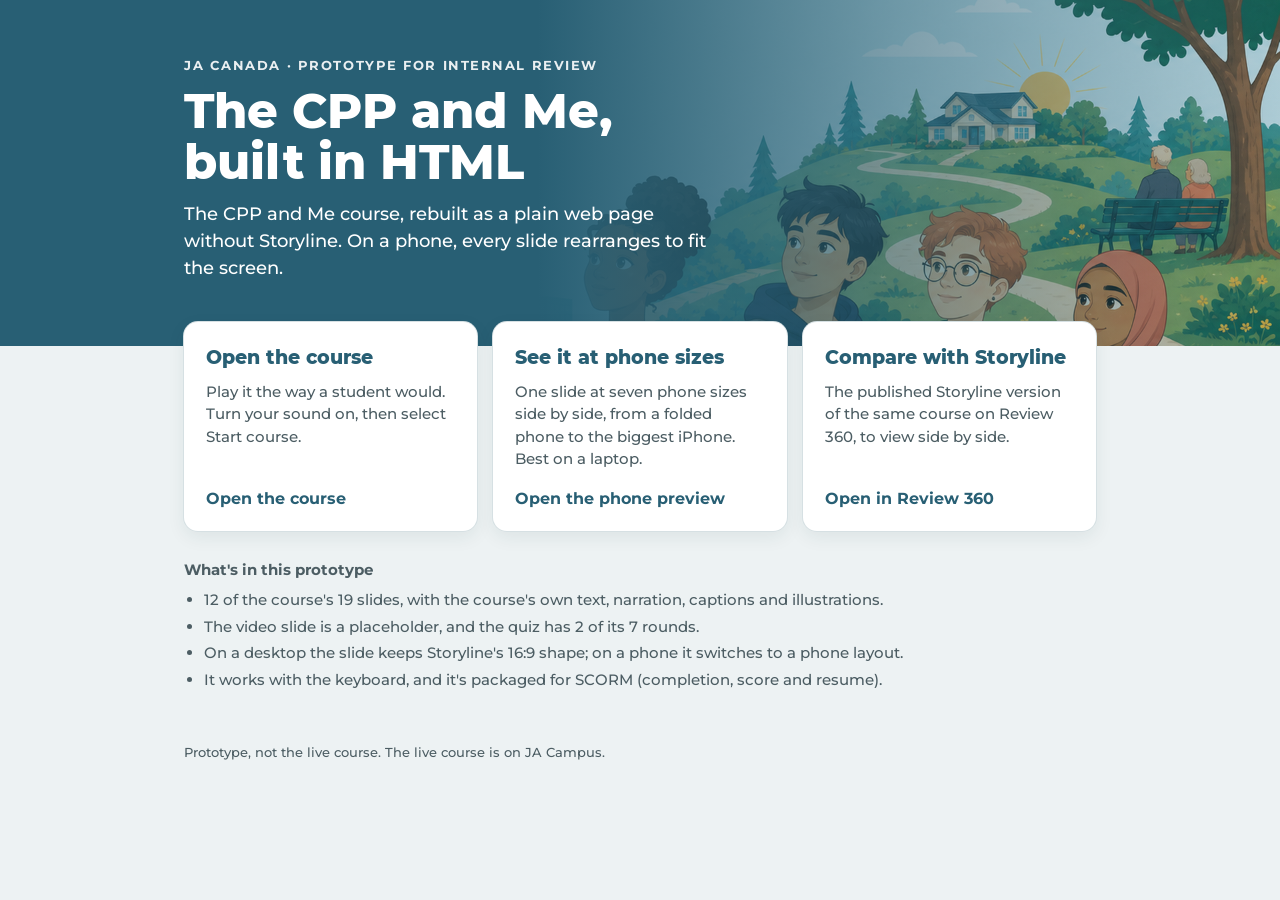
<file: index.html>
<!doctype html>
<html lang="en">
<head>
<meta charset="utf-8">
<meta name="viewport" content="width=device-width, initial-scale=1">
<meta name="robots" content="noindex, nofollow">
<title>The CPP and Me: HTML prototype</title>
<style>
  @font-face { font-family: "Montserrat"; src: url("course/assets/fonts/Montserrat-Medium.ttf"); font-weight: 500; }
  @font-face { font-family: "Montserrat"; src: url("course/assets/fonts/Montserrat-Bold.ttf"); font-weight: 700; }
  @font-face { font-family: "Montserrat"; src: url("course/assets/fonts/Montserrat-ExtraBold.ttf"); font-weight: 800; }
  :root { --brand: #285f74; --brand-dark: #1d4a5b; --ink: #23343a; --muted: #4c5d63; --pale: #edf2f3; --line: #d6e0e3; }
  * { box-sizing: border-box; }
  html, body { margin: 0; }
  body { min-height: 100vh; background: var(--pale); color: var(--ink); font: 500 16px/1.5 "Montserrat", system-ui, sans-serif; }
  .hero { background: var(--brand) url("course/assets/img/s1_1_hero.png") right 30% / cover no-repeat; position: relative; }
  .hero::before { content: ""; position: absolute; inset: 0; background: linear-gradient(90deg, #285f74 0 42%, rgba(40,95,116,.6) 70%, rgba(40,95,116,.25)); }
  .hero-in { position: relative; max-width: 960px; margin: 0 auto; padding: 56px 24px 64px; color: #fff; }
  .kicker { margin: 0 0 10px; font-weight: 700; font-size: 13px; letter-spacing: .12em; text-transform: uppercase; opacity: .9; }
  h1 { margin: 0 0 12px; font-weight: 800; font-size: clamp(32px, 6vw, 48px); line-height: 1.08; max-width: 14ch; }
  .lead { margin: 0; max-width: 34rem; font-size: 18px; }
  main { max-width: 960px; margin: 0 auto; padding: 32px 24px 48px; }
  .cards { display: grid; grid-template-columns: repeat(auto-fit, minmax(min(100%, 260px), 1fr)); gap: 16px; margin-top: -56px; position: relative; }
  .card { display: flex; flex-direction: column; gap: 8px; padding: 22px 22px 20px; background: #fff; border-radius: 14px;
          box-shadow: 0 0 0 1px var(--line), 0 6px 18px rgba(20,60,70,.08); color: inherit; text-decoration: none; transition: box-shadow .15s, transform .15s; }
  .card:hover { box-shadow: 0 0 0 2px var(--brand), 0 8px 22px rgba(20,60,70,.12); transform: translateY(-2px); }
  .card:focus-visible { outline: 3px solid #f2b705; outline-offset: 3px; }
  .card h2 { margin: 0; font-size: 19px; font-weight: 800; color: var(--brand); }
  .card p { margin: 0; color: var(--muted); font-size: 15px; }
  .card .go { margin-top: auto; padding-top: 8px; font-weight: 700; color: var(--brand); }
  .notes { margin-top: 28px; color: var(--muted); font-size: 15px; }
  .notes ul { padding-left: 20px; margin: 8px 0 0; }
  .notes li { margin: 4px 0; }
  footer { max-width: 960px; margin: 0 auto; padding: 0 24px 32px; color: var(--muted); font-size: 13px; }
  @media (max-width: 600px) {
    .hero { background-position: 70% 20%; }
    .hero::before { background: linear-gradient(180deg, rgba(40,95,116,.55), #285f74 70%); }
    .hero-in { padding: 40px 20px 72px; }
    main { padding: 24px 16px 40px; }
  }
</style>
</head>
<body>
<header class="hero">
  <div class="hero-in">
    <p class="kicker">JA Canada &middot; Prototype for internal review</p>
    <h1>The CPP and Me, built in HTML</h1>
    <p class="lead">The CPP and Me course, rebuilt as a plain web page without Storyline. On a phone, every slide rearranges to fit the screen.</p>
  </div>
</header>
<main>
  <div class="cards">
    <a class="card" href="course/index.html">
      <h2>Open the course</h2>
      <p>Play it the way a student would. Turn your sound on, then select Start course.</p>
      <span class="go">Open the course</span>
    </a>
    <a class="card" href="course/phone-preview.html">
      <h2>See it at phone sizes</h2>
      <p>One slide at seven phone sizes side by side, from a folded phone to the biggest iPhone. Best on a laptop.</p>
      <span class="go">Open the phone preview</span>
    </a>
    <a class="card" href="https://360.articulate.com/review/content/705bf21e-4aaf-43ec-8732-2b4793527478/review" target="_blank" rel="noopener">
      <h2>Compare with Storyline</h2>
      <p>The published Storyline version of the same course on Review 360, to view side by side.</p>
      <span class="go">Open in Review 360</span>
    </a>
  </div>
  <div class="notes">
    <strong>What's in this prototype</strong>
    <ul>
      <li>12 of the course's 19 slides, with the course's own text, narration, captions and illustrations.</li>
      <li>The video slide is a placeholder, and the quiz has 2 of its 7 rounds.</li>
      <li>On a desktop the slide keeps Storyline's 16:9 shape; on a phone it switches to a phone layout.</li>
      <li>It works with the keyboard, and it's packaged for SCORM (completion, score and resume).</li>
    </ul>
  </div>
</main>
<footer>Prototype, not the live course. The live course is on JA Campus.</footer>
</body>
</html>
</file>
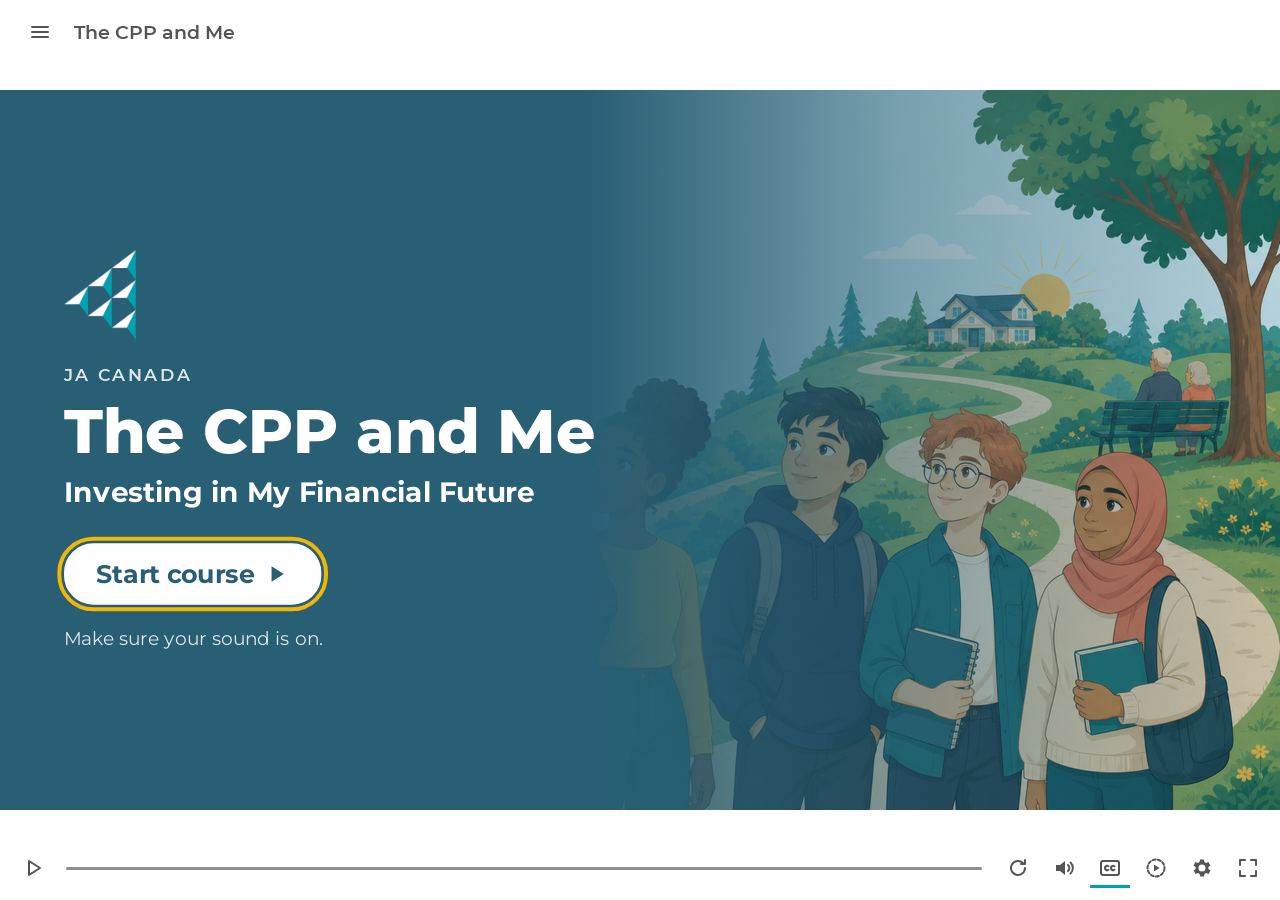
<file: course/index.html>
<!doctype html>
<html lang="en">
<head>
<meta charset="utf-8">
<meta name="robots" content="noindex, nofollow">
<meta name="viewport" content="width=device-width, initial-scale=1">
<title>The CPP and Me</title>
<link rel="stylesheet" href="css/player.css">
<link rel="stylesheet" href="css/slides.css">
<link rel="stylesheet" href="css/responsive.css">
</head>
<body>
<div id="app" class="menu-closed">
  <a class="skip" href="#stage">Skip to slide</a>

  <aside id="sidebar" aria-label="Course menu and resources" hidden>
    <div class="side-tabs" role="tablist">
      <button role="tab" id="tab-menu" aria-selected="true" aria-controls="panel-menu">Menu</button>
      <button role="tab" id="tab-res" aria-selected="false" aria-controls="panel-res">Resources</button>
      <button class="side-search" aria-label="Search the menu" title="Search">
        <svg viewBox="0 0 24 24" aria-hidden="true"><circle cx="10.5" cy="10.5" r="6.5"/><path d="M15.5 15.5 21 21"/></svg>
      </button>
    </div>
    <div class="side-search-row" hidden><input type="search" id="menu-search" placeholder="Search the menu" aria-label="Search the menu"></div>
    <nav id="panel-menu" role="tabpanel" aria-labelledby="tab-menu"><ul id="menu-tree"></ul></nav>
    <div id="panel-res" role="tabpanel" aria-labelledby="tab-res" hidden><ul id="res-list"></ul></div>
  </aside>

  <div id="main">
    <header id="topbar">
      <button id="btn-menu" class="icon-btn" aria-label="Open sidebar" aria-expanded="false" aria-controls="sidebar" title="Sidebar (Ctrl+Alt+M)">
        <svg viewBox="0 0 24 24" aria-hidden="true"><path d="M4 7h16M4 12h16M4 17h16"/></svg>
      </button>
      <h1 id="course-title">The CPP and Me</h1>
      <span id="slide-count"></span>
    </header>

    <div id="stage-area">
      <div id="stage-frame">
        <section id="stage" tabindex="-1" aria-live="off" aria-label="Slide"></section>
        <div id="captions" aria-hidden="true"><span></span></div>
        <div id="cover">
          <div class="cover-card">
            <img src="assets/img/ja_triangles.png" alt="" class="cover-logo">
            <p class="cover-kicker">JA Canada</p>
            <h2>The CPP and Me</h2>
            <p>Investing in My Financial Future</p>
            <p class="cover-resume-q">Welcome back! Would you like to resume where you left off?</p>
            <div class="cover-btns">
              <button id="btn-resume" class="sbtn pill-white" hidden><span>Resume</span>
                <span class="ic"><svg viewBox="0 0 24 24" aria-hidden="true" style="fill:currentColor;stroke:none"><path d="M8 5v14l11-7z"/></svg></span></button>
              <button id="btn-start" class="sbtn pill-white"><span class="lbl">Start course</span>
                <span class="ic"><svg viewBox="0 0 24 24" aria-hidden="true" style="fill:currentColor;stroke:none"><path d="M8 5v14l11-7z"/></svg></span></button>
            </div>
            <p class="cover-note">Make sure your sound is on.</p>
          </div>
        </div>
      </div>
    </div>

    <footer id="controls">
      <button id="btn-play" class="icon-btn" aria-label="Play" title="Play (Ctrl+Alt+P)">
        <svg class="i-play" viewBox="0 0 24 24" aria-hidden="true"><path d="M7 5v14l11-7z"/></svg>
        <svg class="i-pause" viewBox="0 0 24 24" aria-hidden="true"><path d="M7 5h3.5v14H7zM13.5 5H17v14h-3.5z"/></svg>
      </button>
      <div id="seek" role="slider" tabindex="0" aria-label="Slide progress" aria-valuemin="0" aria-valuemax="100" aria-valuenow="0">
        <div class="track"><div class="fill"></div><div class="knob"></div></div>
      </div>
      <button id="btn-replay" class="icon-btn" aria-label="Replay" title="Replay (Ctrl+Alt+R)">
        <svg viewBox="0 0 24 24" aria-hidden="true"><path d="M19 12a7 7 0 1 1-2.05-4.95"/><path d="M19 4v4h-4" /></svg>
      </button>
      <div class="pop-wrap">
        <button id="btn-vol" class="icon-btn" aria-label="Volume" aria-expanded="false" title="Volume (Ctrl+Alt+D to mute)">
          <svg viewBox="0 0 24 24" aria-hidden="true"><path class="fillp" d="M4 9h4l5-4v14l-5-4H4z"/><path class="wave" d="M16 9a4 4 0 0 1 0 6M18.5 6.5a7.5 7.5 0 0 1 0 11"/></svg>
        </button>
        <div class="pop" id="pop-vol" hidden><input type="range" id="vol" min="0" max="1" step="0.05" value="1" aria-label="Volume"></div>
      </div>
      <button id="btn-cc" class="icon-btn" aria-label="Captions" aria-pressed="true" title="Hide captions (Ctrl+Alt+C)">
        <svg viewBox="0 0 24 24" aria-hidden="true"><rect x="3" y="5" width="18" height="14" rx="2"/><path d="M10.5 10.2a2.2 2.2 0 1 0 0 3.6M16.5 10.2a2.2 2.2 0 1 0 0 3.6"/></svg>
      </button>
      <div class="pop-wrap">
        <button id="btn-speed" class="icon-btn" aria-label="Playback speed" aria-expanded="false" title="Playback speed">
          <svg viewBox="0 0 24 24" aria-hidden="true"><circle cx="12" cy="12" r="8.5" stroke-dasharray="3 2.2"/><path class="fillp" d="M10 8.5v7l5.5-3.5z"/></svg>
        </button>
        <div class="pop" id="pop-speed" hidden role="menu" aria-label="Playback speed"></div>
      </div>
      <div class="pop-wrap">
        <button id="btn-settings" class="icon-btn" aria-label="Settings" aria-expanded="false" title="Settings">
          <svg viewBox="0 0 24 24" aria-hidden="true"><path class="fillp" d="M19.4 13a7.6 7.6 0 0 0 0-2l2-1.6-2-3.4-2.4 1a7.4 7.4 0 0 0-1.7-1L15 3.5h-4l-.4 2.5a7.4 7.4 0 0 0-1.7 1l-2.4-1-2 3.4L6.6 11a7.6 7.6 0 0 0 0 2l-2 1.6 2 3.4 2.4-1a7.4 7.4 0 0 0 1.7 1l.4 2.5h4l.4-2.5a7.4 7.4 0 0 0 1.7-1l2.4 1 2-3.4zM13 15.5a3.5 3.5 0 1 1 0-7 3.5 3.5 0 0 1 0 7z" transform="translate(-1 0)"/></svg>
        </button>
        <div class="pop pop-wide" id="pop-settings" hidden>
          <label class="switch-row"><span>Accessible text</span><input type="checkbox" id="opt-a11y"></label>
          <label class="switch-row"><span>Zoom to fill</span><input type="checkbox" id="opt-zoom"></label>
          <p class="kbd-title">Keyboard shortcuts</p>
          <dl class="kbd">
            <dt>Play / pause</dt><dd>Ctrl+Alt+P</dd><dt>Previous</dt><dd>Ctrl+Alt+,</dd><dt>Next</dt><dd>Ctrl+Alt+.</dd>
            <dt>Replay</dt><dd>Ctrl+Alt+R</dd><dt>Captions</dt><dd>Ctrl+Alt+C</dd><dt>Mute</dt><dd>Ctrl+Alt+D</dd>
          </dl>
        </div>
      </div>
      <button id="btn-full" class="icon-btn" aria-label="Enter full-screen mode" title="Enter full-screen mode">
        <svg viewBox="0 0 24 24" aria-hidden="true"><path d="M4 9V4h5M15 4h5v5M20 15v5h-5M9 20H4v-5"/></svg>
      </button>
      <button id="btn-prev" class="nav-btn" title="Previous (Ctrl+Alt+,)">
        <svg viewBox="0 0 24 24" aria-hidden="true"><path d="M15 5l-7 7 7 7"/></svg>PREV</button>
      <button id="btn-next" class="nav-btn" title="Next (Ctrl+Alt+.)">NEXT
        <svg viewBox="0 0 24 24" aria-hidden="true"><path d="M9 5l7 7-7 7"/></svg></button>
    </footer>
  </div>
  <div id="sr-live" class="sr-only" aria-live="polite"></div>
</div>

<!-- Plain script tags (no fetch, no modules) so the course runs by double-clicking index.html.
     lms.js talks to the LMS (SCORM 1.2 or 2004) when the course is launched from one; on its own it does nothing. -->
<script src="js/lms.js"></script>
<script src="js/media-data.js"></script>
<script src="js/player.js"></script>
<script src="js/slides.js"></script>
<script>Player.init();</script>
</body>
</html>
</file>
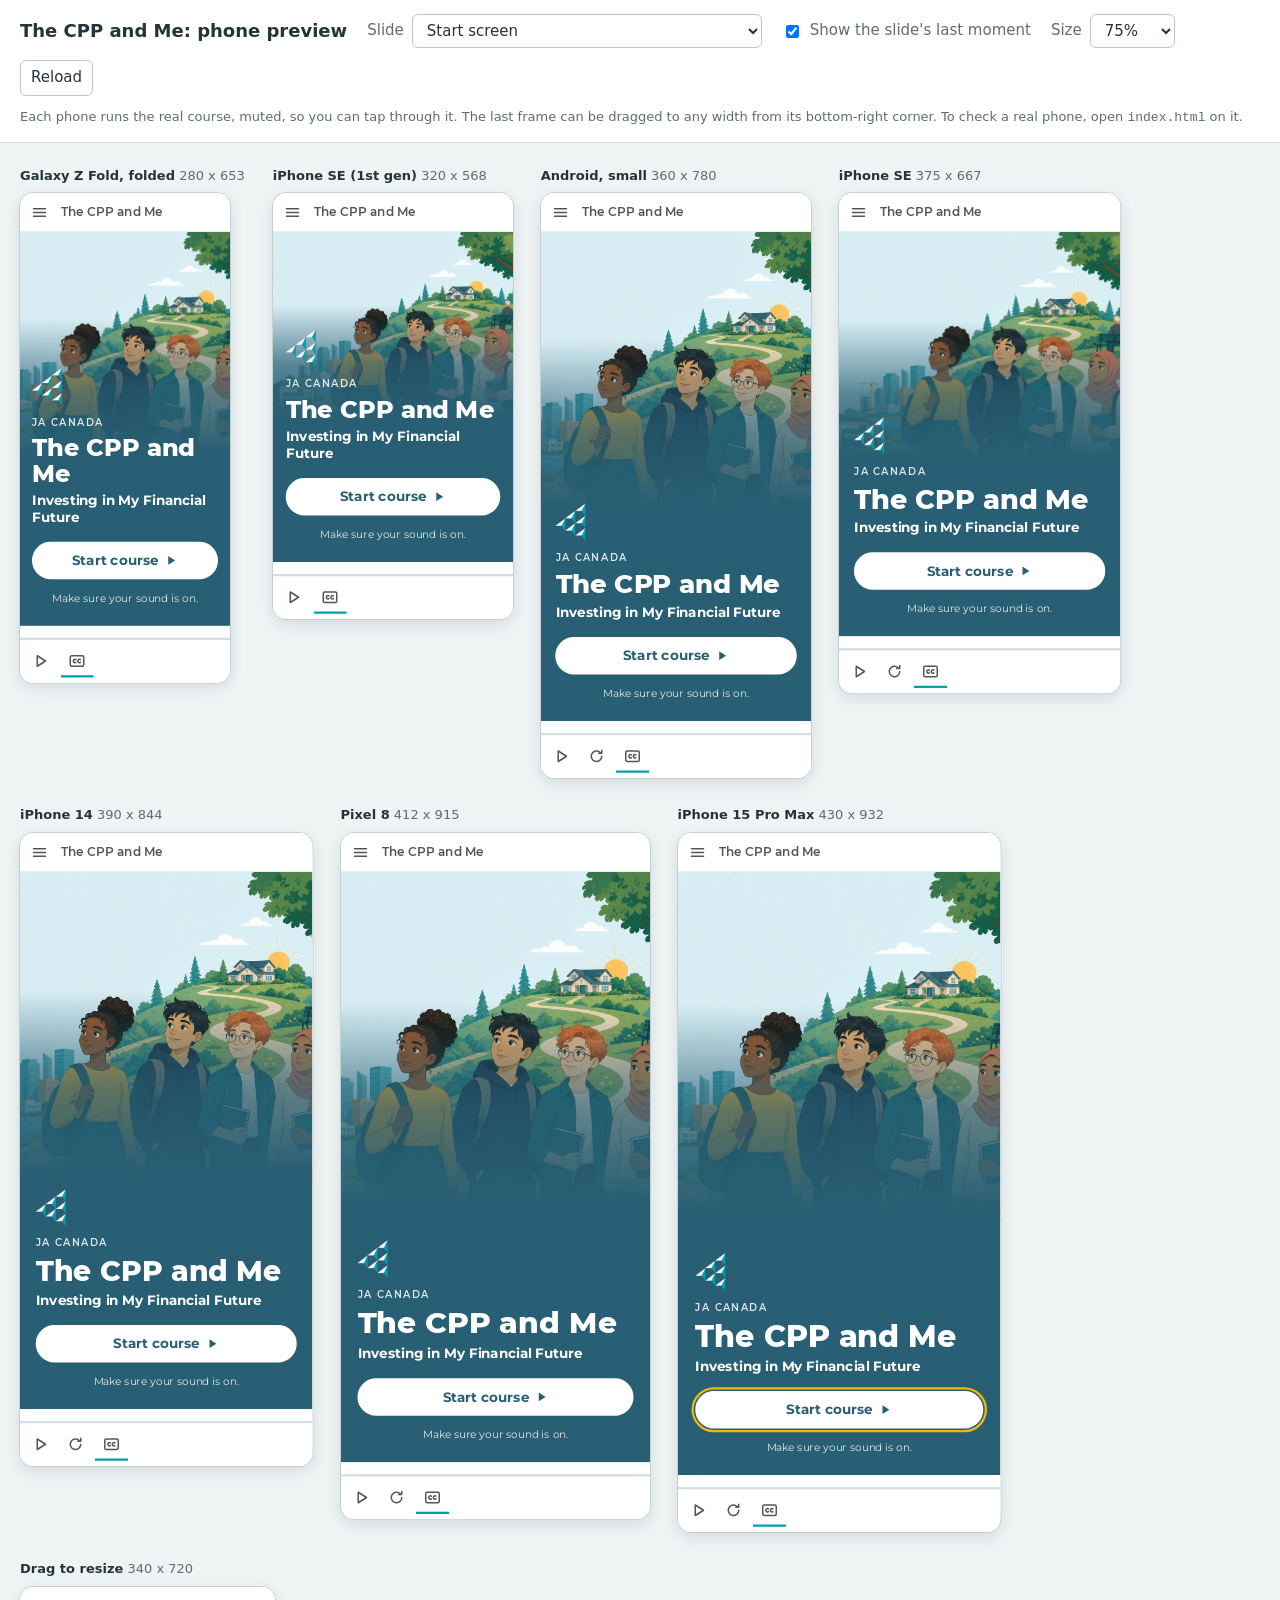
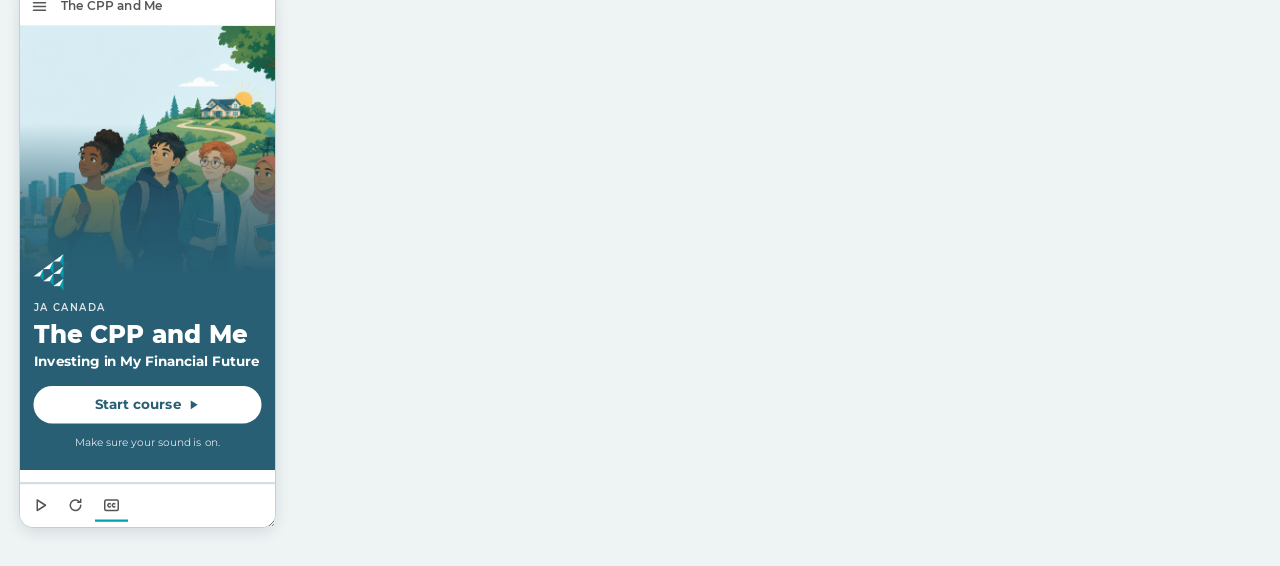
<file: course/phone-preview.html>
<!doctype html>
<html lang="en">
<head>
<meta charset="utf-8">
<meta name="robots" content="noindex, nofollow">
<meta name="viewport" content="width=device-width, initial-scale=1">
<title>Phone preview</title>
<!-- Review page, not part of the course: shows one slide of index.html at several phone sizes side by side, plus a
     frame you can drag to any width. Desktop browsers stop a window at about 500 px, so this is the way to see the
     narrow phones on a computer. Each phone is the real course (it runs, and you can tap through it), muted. -->
<style>
  :root { --ink: #23343a; --muted: #5d6d72; --line: #d6e0e3; --brand: #285f74; --bg: #eef3f4; }
  * { box-sizing: border-box; }
  body { margin: 0; background: var(--bg); color: var(--ink); font: 15px/1.45 "Segoe UI", system-ui, sans-serif; }
  header { position: sticky; top: 0; z-index: 2; display: flex; flex-wrap: wrap; align-items: center; gap: 12px 20px;
    padding: 14px 20px; background: #fff; border-bottom: 1px solid var(--line); }
  h1 { margin: 0; font-size: 18px; }
  label { display: inline-flex; align-items: center; gap: 8px; color: var(--muted); }
  select, button { font: inherit; padding: 6px 10px; border: 1px solid #b9c7cb; border-radius: 6px; background: #fff; color: var(--ink); }
  button { cursor: pointer; }
  button:hover { background: #f1f6f7; }
  .hint { flex-basis: 100%; margin: 0; color: var(--muted); font-size: 13px; }
  main { display: flex; flex-wrap: wrap; align-items: flex-start; gap: 28px; padding: 24px 20px 40px; }
  figure { margin: 0; }
  figcaption { margin-bottom: 8px; font-size: 13px; color: var(--muted); }
  figcaption b { color: var(--ink); }
  /* The outline is a shadow, not a border, so the course inside gets the phone's exact width */
  .phone { border-radius: 18px; overflow: hidden; background: #fff; box-shadow: 0 0 0 1px #b9c7cb, 0 6px 20px rgba(20, 50, 60, .12); }
  .phone iframe { display: block; border: 0; width: 100%; height: 100%; }
  .scale-wrap { transform-origin: 0 0; }
  /* The drag frame: pull its bottom-right corner to try any width */
  .drag { resize: both; overflow: hidden; min-width: 240px; min-height: 420px; max-width: 900px; }
  .drag-size { font-variant-numeric: tabular-nums; }
</style>
</head>
<body>
<header>
  <h1>The CPP and Me: phone preview</h1>
  <label>Slide
    <select id="slide">
      <option value="">Start screen</option>
      <option value="s1_1">1.1 The CPP and Me</option>
      <option value="s1_2">1.2 Navigating the Course</option>
      <option value="s2_1">2.1 The CPP: Helping support your future</option>
      <option value="s2_2">2.2 Video</option>
      <option value="s2_3">2.3 CPP Fact Check Challenge</option>
      <option value="q1">Question 1</option>
      <option value="q2">Question 2</option>
      <option value="s3_2">Challenge Complete</option>
      <option value="s3_3">Results</option>
      <option value="s4_1">4.1 Extension Activity</option>
      <option value="s4_2">4.2 CPP Key Terms</option>
      <option value="s4_4">Thank You</option>
    </select>
  </label>
  <label><input type="checkbox" id="end" checked> Show the slide's last moment</label>
  <label>Size
    <select id="scale">
      <option value="1">100%</option>
      <option value="0.75" selected>75%</option>
      <option value="0.5">50%</option>
    </select>
  </label>
  <button id="reload" type="button">Reload</button>
  <p class="hint">Each phone runs the real course, muted, so you can tap through it. The last frame can be dragged to any
    width from its bottom-right corner. To check a real phone, open <code>index.html</code> on it.</p>
</header>
<main id="phones"></main>
<script>
  const DEVICES = [
    ['Galaxy Z Fold, folded', 280, 653],
    ['iPhone SE (1st gen)', 320, 568],
    ['Android, small', 360, 780],
    ['iPhone SE', 375, 667],
    ['iPhone 14', 390, 844],
    ['Pixel 8', 412, 915],
    ['iPhone 15 Pro Max', 430, 932],
  ];
  const $ = s => document.querySelector(s);
  const main = $('#phones');
  let n = 0;
  function src() {
    const id = $('#slide').value, end = $('#end').checked;
    const hash = id ? `#slide=${id}${end ? '&end=1' : ''}&mute=1` : '';
    return `index.html?preview=${++n}${hash}`;
  }
  function frame(name, w, h, drag) {
    const k = +$('#scale').value;
    const fig = document.createElement('figure');
    const cap = document.createElement('figcaption');
    cap.innerHTML = drag ? `<b>Drag to resize</b> <span class="drag-size">${w} x ${h}</span>` : `<b>${name}</b> ${w} x ${h}`;
    const outer = document.createElement('div');       // reserves the scaled size in the layout
    const wrap = document.createElement('div');         // the phone at its real size, scaled down
    wrap.className = 'scale-wrap';
    wrap.style.transform = `scale(${k})`;
    const phone = document.createElement('div');
    phone.className = 'phone' + (drag ? ' drag' : '');
    phone.style.width = w + 'px'; phone.style.height = h + 'px';
    const ifr = document.createElement('iframe');
    ifr.title = `${name}, ${w} by ${h}`;
    ifr.src = src();
    phone.append(ifr); wrap.append(phone); outer.append(wrap);
    // Reserve the scaled size (the phone isn't on the page yet the first time, so fall back to its set size)
    const size = () => { outer.style.width = (phone.offsetWidth || w) * k + 'px'; outer.style.height = (phone.offsetHeight || h) * k + 'px'; };
    size();
    if (drag) new ResizeObserver(() => {
      size(); cap.querySelector('.drag-size').textContent = `${phone.offsetWidth} x ${phone.offsetHeight}`;
    }).observe(phone);
    fig.append(cap, outer);
    return fig;
  }
  function build() {
    main.innerHTML = '';
    DEVICES.forEach(([name, w, h]) => main.append(frame(name, w, h)));
    main.append(frame('Custom', 340, 720, true));
  }
  $('#slide').addEventListener('change', () => { document.querySelectorAll('#phones iframe').forEach(f => f.src = src()); });
  $('#end').addEventListener('change', () => { document.querySelectorAll('#phones iframe').forEach(f => f.src = src()); });
  $('#scale').addEventListener('change', build);
  $('#reload').addEventListener('click', build);
  build();
</script>
</body>
</html>
</file>
<file: course/css/player.css>
/* Storyline 360 Modern player (Unified Light colour scheme), rebuilt in plain CSS.
   Colours come from the course's playerProps.xml: text #555555, brand highlight #00A0AF, menu #F7F7F7. */
@font-face { font-family: "Montserrat"; src: url("../assets/fonts/Montserrat-Regular.ttf"); font-weight: 400; }
@font-face { font-family: "Montserrat"; src: url("../assets/fonts/Montserrat-Medium.ttf"); font-weight: 500; }
@font-face { font-family: "Montserrat"; src: url("../assets/fonts/Montserrat-SemiBold.ttf"); font-weight: 600; }
@font-face { font-family: "Montserrat"; src: url("../assets/fonts/Montserrat-Bold.ttf"); font-weight: 700; }
@font-face { font-family: "Montserrat"; src: url("../assets/fonts/Montserrat-ExtraBold.ttf"); font-weight: 800; }
@font-face { font-family: "Open Sans"; src: url("../assets/fonts/OpenSans-Regular.ttf"); font-weight: 400; }
@font-face { font-family: "Open Sans"; src: url("../assets/fonts/OpenSans-SemiBold.ttf"); font-weight: 600; }
@font-face { font-family: "Open Sans"; src: url("../assets/fonts/OpenSans-Bold.ttf"); font-weight: 700; }

:root {
  --p-text: #555555;
  --p-accent: #00a0af;
  --p-menu: #f7f7f7;
  --p-line: #dddddd;
  --p-track: #8f8f8f;
  --p-hover: #ececec;
  --bar-h: 64px;
  --side-w: 320px;
}
* { box-sizing: border-box; }
html, body { margin: 0; height: 100%; background: #fff; color: var(--p-text); font-family: "Montserrat", "Open Sans", Arial, sans-serif; }
button { font: inherit; color: inherit; background: none; border: 0; cursor: pointer; }
.sr-only { position: absolute; width: 1px; height: 1px; overflow: hidden; clip: rect(0 0 0 0); white-space: nowrap; }
.skip { position: absolute; left: -999px; top: 8px; z-index: 50; background: #fff; padding: 8px 12px; }
.skip:focus { left: 8px; }
:focus-visible { outline: 3px solid var(--p-accent); outline-offset: 2px; }

#app { display: flex; height: 100vh; overflow: hidden; }
#main { flex: 1; display: flex; flex-direction: column; min-width: 0; }

/* Top bar */
#topbar { height: var(--bar-h); display: flex; align-items: center; gap: 14px; padding: 0 20px; flex: none; }
#course-title { margin: 0; font-size: 19px; font-weight: 600; color: var(--p-text); white-space: nowrap; overflow: hidden; text-overflow: ellipsis; }
.icon-btn { width: 40px; height: 40px; display: grid; place-items: center; border-radius: 4px; flex: none; }
.icon-btn:hover { background: var(--p-hover); }
.icon-btn svg { width: 24px; height: 24px; fill: none; stroke: var(--p-text); stroke-width: 2; stroke-linecap: round; stroke-linejoin: round; }
.icon-btn svg .fillp { fill: var(--p-text); stroke: none; }
.icon-btn[disabled] { opacity: .35; cursor: default; }

/* Sidebar (menu + resources) */
#sidebar { width: var(--side-w); flex: none; background: var(--p-menu); border-right: 1px solid var(--p-line); display: flex; flex-direction: column; }
#sidebar[hidden] { display: none; }
.side-tabs { height: var(--bar-h); display: flex; align-items: flex-end; gap: 4px; padding: 0 16px 0 20px; border-bottom: 1px solid #cfcfcf; flex: none; }
.side-tabs [role=tab] { text-transform: uppercase; font-weight: 600; font-size: 15px; letter-spacing: .06em; padding: 0 2px 16px; margin-right: 10px; border-bottom: 3px solid transparent; color: var(--p-text); }
.side-tabs [role=tab][aria-selected=true] { border-bottom-color: var(--p-accent); color: #333; }
.side-search { margin-left: auto; align-self: center; width: 32px; height: 32px; }
.side-search svg { width: 18px; height: 18px; fill: none; stroke: var(--p-text); stroke-width: 2.2; }
.side-search-row { padding: 10px 16px; }
.side-search-row input { width: 100%; padding: 8px 10px; border: 1px solid #bbb; border-radius: 4px; font: inherit; font-size: 14px; }
#panel-menu, #panel-res { overflow-y: auto; flex: 1; padding: 14px 0; }
#menu-tree, #res-list { list-style: none; margin: 0; padding: 0; }
.scene > button { width: 100%; text-align: left; display: flex; align-items: center; gap: 10px; padding: 14px 20px 14px 12px; font-size: 17px; font-weight: 600; color: #3b3b3b; }
.scene > button::before { content: ""; border: 5px solid transparent; border-left: 6px solid #444; transform-origin: 3px 5px; transition: transform .15s; margin-right: 4px; }
.scene.open > button::before { transform: rotate(90deg); }
.scene ul { list-style: none; margin: 0; padding: 0; display: none; }
.scene.open ul { display: block; }
.menu-item { width: 100%; text-align: left; display: flex; align-items: center; gap: 10px; padding: 14px 20px 14px 48px; font-size: 16px; font-weight: 500; color: #3b3b3b; border-left: 4px solid transparent; }
.menu-item:hover:not([aria-disabled=true]) { background: var(--p-hover); }
.menu-item[aria-current=true] { background: #e6e6e6; border-left-color: var(--p-accent); }
.menu-item[aria-disabled=true] { color: #9a9a9a; cursor: default; }
.menu-item .tick { margin-left: auto; width: 16px; height: 16px; fill: none; stroke: #555; stroke-width: 2.4; visibility: hidden; }
.menu-item.visited .tick { visibility: visible; }
.menu-item.hit { background: #fffbd6; }
#res-list li a { display: flex; gap: 10px; align-items: center; padding: 14px 20px; color: #3b3b3b; text-decoration: none; font-size: 15px; font-weight: 500; }
#res-list li a:hover { background: var(--p-hover); }
#res-list svg { width: 18px; height: 18px; flex: none; fill: none; stroke: #c0392b; stroke-width: 2; }

/* Stage area: a 960 x 540 slide scaled to fit, like the Storyline player */
#stage-area { flex: 1; position: relative; min-height: 0; }
#stage-frame { position: absolute; width: 960px; height: 540px; left: 0; top: 0; transform-origin: 0 0; background: #fff; overflow: hidden; }
#stage { position: absolute; inset: 0; overflow: hidden; outline: none; }

/* Captions: Storyline style, black box over the bottom of the slide */
#captions { position: absolute; left: 0; right: 0; bottom: 14px; text-align: center; pointer-events: none; z-index: 40; padding: 0 120px; transition: bottom .2s; }
#captions span { display: inline-block; background: rgba(0,0,0,.88); color: #fff; font-family: "Montserrat", sans-serif; font-weight: 600; font-size: 13.5px; line-height: 1.45; padding: 6px 10px; border-radius: 3px; max-width: 420px; }
#captions span:empty, .cc-off #captions { display: none; }

/* Bottom control bar */
#controls { height: var(--bar-h); display: flex; align-items: center; gap: 6px; padding: 0 12px 0 14px; flex: none; }
#seek { flex: 1; height: 32px; display: flex; align-items: center; cursor: pointer; margin: 0 10px 0 6px; }
#seek .track { position: relative; height: 3px; width: 100%; background: var(--p-track); border-radius: 2px; }
#seek .fill { position: absolute; left: 0; top: 0; bottom: 0; width: 0; background: var(--p-accent); border-radius: 2px; }
#seek .knob { position: absolute; top: 50%; width: 13px; height: 13px; margin: -6.5px 0 0 -6.5px; background: var(--p-accent); border-radius: 50%; left: 0; opacity: 0; transition: opacity .15s; }
#seek:hover .knob, #seek:focus-visible .knob { opacity: 1; }
#seek.locked { cursor: default; }
#seek.locked .knob { display: none; }
#btn-play .i-pause, .playing #btn-play .i-play { display: none; }
.playing #btn-play .i-pause { display: block; }
#btn-cc[aria-pressed=true] { box-shadow: inset 0 -3px 0 var(--p-accent); border-radius: 0; }
.muted #btn-vol .wave { stroke: #bbb; }
.nav-btn { display: inline-flex; align-items: center; gap: 2px; font-weight: 600; font-size: 17px; letter-spacing: .03em; padding: 8px 10px; border-radius: 4px; color: var(--p-text); }
.nav-btn:hover { background: var(--p-hover); }
.nav-btn svg { width: 20px; height: 20px; fill: none; stroke: var(--p-text); stroke-width: 2.2; }
.nav-btn[hidden] { display: none; }

.pop-wrap { position: relative; }
.pop { position: absolute; bottom: 48px; left: 50%; transform: translateX(-50%); background: #fff; border: 1px solid #ccc; border-radius: 6px; box-shadow: 0 4px 16px rgba(0,0,0,.18); padding: 10px; z-index: 60; }
.pop[hidden] { display: none !important; }
#pop-vol { padding: 14px 10px; }
#pop-vol input { writing-mode: vertical-lr; direction: rtl; height: 110px; accent-color: var(--p-accent); }
#pop-speed { display: flex; flex-direction: column; min-width: 92px; padding: 6px; }
#pop-speed button { padding: 7px 12px; text-align: left; border-radius: 4px; font-size: 14px; font-weight: 500; }
#pop-speed button:hover { background: var(--p-hover); }
#pop-speed button[aria-checked=true] { color: var(--p-accent); font-weight: 700; }
.pop-wide { width: 270px; left: auto; right: -40px; transform: none; font-size: 14px; }
.switch-row { display: flex; justify-content: space-between; align-items: center; padding: 6px 4px; font-weight: 500; }
.switch-row input { accent-color: var(--p-accent); width: 18px; height: 18px; }
.kbd-title { margin: 10px 4px 4px; font-weight: 700; }
.kbd { display: grid; grid-template-columns: 1fr auto; gap: 4px 12px; margin: 0 4px; font-size: 13px; }
.kbd dd { margin: 0; color: #777; }

/* Tooltip (Storyline shows small boxed tooltips above controls) */
.tip { position: fixed; z-index: 90; background: #fff; border: 1px solid #999; color: #444; font: 500 13px "Open Sans", sans-serif; padding: 5px 9px; pointer-events: none; white-space: nowrap; }

/* Start cover: a designed first screen so audio can start with the learner's first click */
#cover { position: absolute; inset: 0; z-index: 80; display: grid; place-items: center; background: #285f74 url("../assets/img/s1_1_hero.png") right center / cover no-repeat; }
#cover::before { content: ""; position: absolute; inset: 0; background: linear-gradient(90deg, #285f74 0 46%, rgba(40,95,116,.55) 70%, rgba(40,95,116,.2)); }
#cover[hidden] { display: none; }
.cover-card { position: relative; width: 100%; padding-left: 48px; color: #fff; }
.cover-logo { display: block; width: 54px; margin-bottom: 18px; }
#btn-start { height: 46px; padding: 0 22px; font-size: 19px; }
.cover-kicker { margin: 0 0 10px; font-weight: 600; letter-spacing: .12em; text-transform: uppercase; font-size: 13px; opacity: .85; }
.cover-card h2 { margin: 0; font-size: 46px; font-weight: 800; line-height: 1.1; }
.cover-card h2 + p { margin: 8px 0 26px; font-size: 21px; font-weight: 700; }
.cover-note { margin: 16px 0 0; font-size: 14px; opacity: .85; }
.cover-btns { display: flex; flex-wrap: wrap; gap: 12px; }
.cover-resume-q { display: none; margin: 0 0 16px; font-size: 16px; font-weight: 600; }
#cover.resume .cover-resume-q { display: block; }
#cover.resume #btn-start { background: transparent; color: #fff; border-color: #fff; }
#cover.resume #btn-start:hover { background: rgba(255,255,255,.15); }
#btn-resume { height: 46px; padding: 0 22px; font-size: 19px; }
#btn-resume[hidden] { display: none; }

/* Phone / narrow: the sidebar overlays the slide instead of pushing it */
@media (max-width: 900px) {
  #sidebar { position: fixed; z-index: 70; top: var(--bar-h); bottom: 0; left: 0; max-width: 86vw; box-shadow: 4px 0 18px rgba(0,0,0,.2); }
  #sidebar .side-tabs { height: 52px; }
  #controls { gap: 0; padding: 0 4px; }
  #controls .icon-btn { width: 34px; }
  #btn-speed, #btn-full { display: none; }
  .nav-btn { font-size: 15px; padding: 8px 4px; }
}
@media (max-width: 560px) {
  #btn-replay, #btn-settings { display: none; }
}
/* Phone held sideways: slimmer bars leave more height for the slide */
@media (max-height: 500px) and (orientation: landscape) {
  :root { --bar-h: 48px; }
  #course-title { font-size: 16px; }
  .icon-btn { width: 40px; height: 40px; }
}
</file>
<file: course/css/slides.css>
/* Slide styles for The CPP and Me. Sizes are in Storyline slide pixels (960 x 540). */
:root {
  --brand: #285f74;      /* dark teal panel, from the published course */
  --brand-ink: #285f74;
  --accent: #00a0af;     /* player brand highlight */
  --yellow: #e3e34f;     /* callouts, Did You Know? */
  --pale: #edf2f3;
  --ink: #3d3d3d;
  --muted: #8a8a8a;
}
.slide { position: absolute; inset: 0; font-family: "Montserrat", sans-serif; color: var(--ink); }
.slide > *, .layer > *, .card > *, .fb-panel > *, .psa-card > *, .nav-row > * { position: absolute; margin: 0; }
.bg-white { background: #fff; }
.bg-video { background: #0f3d4c; }
/* The course master: pale background with soft triangles at the bottom right */
.bg-pale {
  background-color: var(--pale);
  background-image: url("data:image/svg+xml,%3Csvg xmlns='http://www.w3.org/2000/svg' width='300' height='300' viewBox='0 0 300 300'%3E%3Cg fill='%23cfe6ea'%3E%3Cpath d='M300 70 220 300h80z' opacity='.7'/%3E%3Cpath d='M300 150 170 300h130z' opacity='.5'/%3E%3Cpath d='M240 200 140 300h100z' opacity='.45'/%3E%3Cpath d='M300 0 260 120l40 40z' opacity='.5'/%3E%3C/g%3E%3C/svg%3E");
  background-repeat: no-repeat; background-position: right bottom;
}
.simg { object-fit: contain; user-select: none; }
.simg.cover { object-fit: cover; }
.simg.framed { box-shadow: 0 0 0 1px #d6dfe1; }
.panel { background: var(--brand); }

/* Timeline entrance animations */
.tl { opacity: 0; visibility: hidden; transition: opacity .45s ease, transform .5s ease, visibility 0s linear .45s; }
.tl.in { opacity: 1; visibility: visible; transform: none; transition: opacity .45s ease, transform .5s ease; }
.tl.anim-fly-up:not(.in) { transform: translateY(24px); }
.tl.anim-grow:not(.in) { transform: scale(.85); }
.tl.anim-slide-in:not(.in) { transform: translateX(100%); }
.tl.anim-slide-in { transition-duration: .35s, .45s; }
.tl:not([class*=anim-]) { transition: none; }

/* Text styles */
.t-hero { color: #fff; font-weight: 700; font-size: 54px; line-height: 1.12; }
.t-hero.sm { font-size: 38px; }
.t-hero-sub { color: #fff; font-weight: 700; font-size: 31px; line-height: 1.25; }
.t-title { color: var(--brand-ink); font-weight: 800; font-size: 30px; line-height: 1.2; }
.t-title.center, .t-muted.center { text-align: center; }
.t-muted { color: var(--muted); font-size: 16px; }
.t-panel-title { color: #fff; font-weight: 800; font-size: 28px; line-height: 1.22; }
.t-panel-body { color: #fff; font-size: 18px; line-height: 1.4; }
.t-body { font-size: 20px; line-height: 1.32; color: var(--ink); }
.t-body.sm { font-size: 17px; line-height: 1.45; }
.t-body.xs { font-size: 16px; line-height: 1.4; }
.t-body b { color: #22323a; }
.t-q { color: var(--brand-ink); font-weight: 700; font-size: 22px; line-height: 1.3; }

/* Buttons: the course uses rounded pill buttons */
.sbtn { display: inline-flex; align-items: center; justify-content: center; gap: 6px; font: 700 18px/1 "Montserrat", sans-serif; text-decoration: none; cursor: pointer; border-radius: 22px; transition: background .15s, color .15s, box-shadow .15s, transform .1s; }
.sbtn:active { transform: translateY(1px); }
.sbtn .ic { display: inline-flex; }
.sbtn svg { width: 20px; height: 20px; fill: none; stroke: currentColor; stroke-width: 2.6; stroke-linecap: round; stroke-linejoin: round; }
.sbtn svg.bubble { fill: #fff; stroke: none; width: 18px; height: 18px; }
.pill-white { background: #fff; color: var(--brand-ink); border: 2px solid #fff; }
.pill-white:hover { background: #e7f4f5; }
.pill-white.shadow { box-shadow: 0 2px 8px rgba(0,0,0,.18); }
.pill-outline { background: #fff; color: var(--brand-ink); border: 2px solid var(--brand); }
.pill-outline:hover { background: var(--brand); color: #fff; }
.pill-teal { background: var(--accent); color: #fff; border: 2px solid var(--accent); }
.pill-teal:hover { background: #008895; border-color: #008895; }
.pill-yellow { background: var(--yellow); color: var(--brand-ink); border: 2px solid var(--yellow); }
.pill-yellow:hover { background: #f0f07a; }
.pill-dark { background: var(--brand); color: #fff; border: 2px solid var(--brand); border-radius: 22px; }
.pill-dark:hover { background: #1d4a5b; }
.sbtn:focus-visible, .opt:focus-visible, .term:focus-visible, .close-sq:focus-visible { outline: 3px solid #f2b705; outline-offset: 2px; }

/* 1.2 screenshot and callouts */
.shot { background: #fff; box-shadow: 0 6px 18px rgba(0,0,0,.18); border: 1px solid #dde4e6; overflow: hidden; }
.callout { background: var(--yellow); color: #22323a; font-weight: 700; font-size: 19px; line-height: 1.3; padding: 8px 16px; box-shadow: 2px 3px 6px rgba(0,0,0,.18); }
.callout::after { content: ""; position: absolute; border: 11px solid transparent; }
.callout-left::after { left: -20px; top: 44px; border-right: 11px solid var(--yellow); }
.callout-down::after { left: -20px; top: 18px; border-right: 11px solid var(--yellow); }

/* 2.2 video placeholder */
.video-ph { display: flex; flex-direction: column; align-items: center; justify-content: center; text-align: center; color: #fff; gap: 6px; }
.video-ph > * { position: static; }
.vp-play { width: 84px; height: 84px; border-radius: 50%; background: rgba(255,255,255,.14); display: grid; place-items: center; margin-bottom: 10px; }
.vp-play svg { width: 40px; height: 40px; fill: #fff; }
.vp-title { font-weight: 800; font-size: 30px; }
.vp-note { font-size: 16px; max-width: 520px; opacity: .85; line-height: 1.45; margin-bottom: 120px !important; }

/* Quiz */
.q-tag { background: var(--brand); color: #fff; font-weight: 700; font-size: 11.5px; padding: 6px 14px; }
.opt { position: absolute; display: flex; align-items: center; gap: 12px; text-align: left; padding: 0 16px 0 12px; border-radius: 6px; font: 500 17px/1.35 "Montserrat", sans-serif; color: var(--ink); transition: background .15s; }
.opt:hover { background: #e2eaec; }
.opt[aria-checked=true] { background: #dfe8cf; }
.radio { width: 20px; height: 20px; flex: none; border-radius: 50%; border: 2px solid #9a9a9a; background: #fff; display: grid; place-items: center; }
.opt[aria-checked=true] .radio { border-color: var(--accent); }
.opt[aria-checked=true] .radio::after { content: ""; width: 10px; height: 10px; border-radius: 50%; background: var(--accent); }
.layer { position: absolute; inset: 0; z-index: 20; pointer-events: none; }
.layer > * { pointer-events: auto; }
.layer.dim { background: rgba(28, 52, 62, .55); pointer-events: auto; }
.fb-panel { background: var(--brand); color: #fff; box-shadow: -6px 0 18px rgba(0,0,0,.18); }
.fb-corner { left: 0; top: 0; width: 48px; height: 48px; background: var(--accent); clip-path: polygon(0 0, 100% 0, 0 100%); }
.fb-corner svg { position: absolute; left: 7px; top: 6px; width: 20px; height: 20px; fill: none; stroke: #fff; stroke-width: 3.2; stroke-linecap: round; }
.t-fb { color: #fff; font-weight: 800; font-size: 28px; }
.t-fb-body { color: #fff; font-size: 17px; line-height: 1.42; }

/* Pop-up cards (Did You Know?, glossary, results, alert) */
.card { background: #fff; box-shadow: 0 10px 30px rgba(0,0,0,.25); }
.t-dyk, .t-def { color: var(--brand-ink); font-weight: 800; font-size: 28px; }
.t-def { font-size: 25px; }
.t-dyk-body, .t-def-body { font-size: 17px; line-height: 1.45; color: var(--ink); }
.close-sq { background: var(--accent); display: grid; place-items: center; }
.close-sq:hover { background: #008895; }
.close-sq svg { width: 24px; height: 24px; fill: none; stroke: #fff; stroke-width: 3; stroke-linecap: round; }
.alert p { left: 32px; top: 30px; right: 32px; font-weight: 600; font-size: 18px; text-align: center; }

/* 3.2 spinner */
.spinner { border-radius: 50%; background: conic-gradient(from 0deg, transparent 0 8%, var(--accent) 8% 12%, transparent 12% 20%, var(--accent) 20% 24%, transparent 24% 33%, var(--brand) 33% 37%, transparent 37% 45%, var(--brand) 45% 49%, transparent 49% 58%, var(--accent) 58% 62%, transparent 62% 70%, var(--accent) 70% 74%, transparent 74% 83%, var(--brand) 83% 87%, transparent 87% 95%, var(--brand) 95% 99%, transparent 99%);
  -webkit-mask: radial-gradient(circle, transparent 0 40%, #000 41% 100%); mask: radial-gradient(circle, transparent 0 40%, #000 41% 100%); animation: spin 1.4s linear infinite; }
@keyframes spin { to { transform: rotate(360deg); } }

/* 3.3 results */
.result { border-radius: 2px; }
.res-text h2 { position: static; color: var(--brand-ink); font-weight: 800; font-size: 24px; line-height: 1.25; margin: 0 0 14px; }
.res-text p { position: static; font-size: 16.5px; line-height: 1.45; margin: 0 0 12px; color: #555; }
.res-text .score { color: var(--brand-ink); font-weight: 800; }

/* 4.1 */
.sec-tag { display: flex; align-items: center; gap: 10px; font-weight: 600; font-size: 14px; color: var(--brand-ink); }
.sec-tag span { background: var(--brand); color: #fff; padding: 6px 12px; font-weight: 700; }
.psa-card { background: #fff; box-shadow: 0 0 0 1px #d6dfe1; }
.note { background: var(--brand); color: #fff; display: flex; gap: 14px; padding: 18px 20px 18px 16px; }
.note > * { position: static; }
.note p { font-size: 16px; line-height: 1.45; margin: 0; }
.note-ic svg { width: 30px; height: 30px; fill: none; stroke: var(--yellow); stroke-width: 2; }

/* 4.2 key terms */
.term { background: #fff; border: 1px solid #d9e2e4; box-shadow: 0 2px 6px rgba(0,0,0,.06); text-align: left; transition: box-shadow .15s, border-color .15s; }
.term:hover { border-color: var(--accent); box-shadow: 0 4px 12px rgba(0,160,175,.25); }
.term .simg { position: absolute; }
.term-label { position: absolute; left: 82px; right: 30px; top: 50%; transform: translateY(-50%); font: 700 16px/1.25 "Montserrat", sans-serif; color: var(--brand-ink); }
.term.long .term-label { font-size: 13.5px; }
.term-tick { position: absolute; right: 8px; top: 8px; display: none; }
.term-tick svg { width: 18px; height: 18px; fill: none; stroke: var(--accent); stroke-width: 3; }
.term.seen .term-tick { display: block; }

/* Captions move left while a feedback panel is open, so they never cover its buttons */
.cap-left #captions { padding: 0 500px 0 30px; }

/* Settings > Accessible text: bigger slide text */
.a11y-text .t-body, .a11y-text .opt, .a11y-text .t-fb-body, .a11y-text .t-dyk-body, .a11y-text .t-def-body { font-size: 19px; }
</file>
<file: course/css/responsive.css>
/* Phone layout for the HTML player, on the same pattern as the Athleader course player.
   - body.portrait when the player area is under 600 px wide or clearly taller than wide (js/player.js fit()).
     The stage is then exactly as wide as the phone (down to 280 px), so 1 stage pixel = 1 screen pixel.
   - Each slide uses the phone composition for its screen type (data-p on the slide):
       split   picture across the top, fading into the teal panel; title and main button at the foot (1.1, 2.1, 2.3, Thank You)
       stack   content in reading order, as cards (1.2, Extension Activity)
       quiz    picture banner, question, answer cards, Submit across the foot; feedback is a bottom sheet
       video, center (Challenge Complete), results, terms
   - "Fit first, scroll if needed": a slide a little too long zooms out (never below 94%); a longer one scrolls,
     with a fade at the foot and room left for the captions.
   - One type scale with phone sizes (the --t-* roles), 16 px body text, 44 px touch targets or more.
   On the desktop nothing here applies: the slide stays the fixed 960 x 540 Storyline layout. */

body.portrait {
  --t-tag: 13px; --t-small: 15px; --t-body: 16px; --t-lead: 18px; --t-h3: 20px; --t-h2: 23px; --t-h1s: 25px; --t-h1: 27px;
  --gut: clamp(16px, 5.4vw, 24px);   /* side margin */
  --foot: 96px;                      /* kept clear at the foot of every screen for the captions */
  --r-card: 14px;
  --hero: .58;                       /* share of the screen the picture takes on split screens */
  --ink-2: #4c5d63;
  --accent-ink: #007f8b;             /* the course teal, dark enough for white text (4.6:1) */
}

/* ===================== Player frame ===================== */
#slide-count { display: none; }
body.portrait #topbar { height: 52px; gap: 6px; padding: 0 12px 0 4px; border-bottom: 1px solid #e3eaec; }
body.portrait #btn-menu { width: 44px; height: 44px; }
body.portrait #course-title { flex: 1; min-width: 0; font-size: 16px; }
body.portrait #slide-count {
  display: inline-block; flex: none; white-space: nowrap;
  font: 600 13px/1 "Montserrat", sans-serif; color: var(--brand); background: #e4eff2; padding: 6px 10px; border-radius: 12px;
}
body.portrait #slide-count:empty { display: none; }

body.portrait #controls { position: relative; height: 60px; gap: 2px; padding: 0 10px 0 6px; border-top: 1px solid #e3eaec; }
/* The progress bar becomes a thin line along the top of the control bar, still draggable */
body.portrait #seek { position: absolute; left: 0; right: 0; top: -9px; height: 18px; margin: 0; z-index: 5; }
body.portrait #seek .track { height: 3px; border-radius: 0; background: #d5dfe2; }
body.portrait #controls .icon-btn { width: 44px; height: 44px; }
body.portrait #btn-vol { display: none; }               /* phones use their own volume buttons */
body.portrait #btn-replay { display: grid; }
body.portrait .nav-btn { height: 44px; padding: 0 14px; gap: 4px; border-radius: 22px; font-size: 14px; letter-spacing: .05em; }
body.portrait #btn-prev { margin-left: auto; border: 1.5px solid #c8d5d9; }
body.portrait #btn-next { margin-left: 6px; background: var(--brand); color: #fff; }
body.portrait #btn-next svg { stroke: #fff; }
body.portrait #btn-next:hover { background: #1d4a5b; }
body.portrait #btn-prev[hidden] + #btn-next { margin-left: auto; }
@media (max-width: 359px) {
  body.portrait #btn-prev { font-size: 0; gap: 0; padding: 0 10px; }   /* arrow only; "PREV" stays its name */
  body.portrait .nav-btn { padding: 0 12px; }
}
@media (max-width: 339px) { body.portrait #btn-replay { display: none; } }

/* Captions: a band above the control bar */
body.portrait #captions { padding: 0 var(--gut) !important; bottom: 12px; }
body.portrait #captions span { max-width: 100%; font-size: 14px; line-height: 1.4; padding: 7px 12px; border-radius: 10px; background: rgba(14, 38, 47, .9); }

.pfade {
  position: absolute; left: 0; right: 0; bottom: 0; height: 72px; z-index: 15; pointer-events: none; opacity: 0;
  background: linear-gradient(180deg, transparent, var(--fade, #fff) 80%); transition: opacity .2s;
}
body.portrait #stage-frame.pscroll:not(.pend) .pfade { opacity: 1; }

/* ===================== The slide becomes a column in reading order ===================== */
body.portrait .slide {
  display: flex; flex-direction: column; align-items: flex-start; gap: 14px;
  padding: 24px var(--gut) var(--foot); box-sizing: border-box;
  overflow-x: clip; overflow-y: auto; overscroll-behavior: contain; scrollbar-width: none;
}
body.portrait .slide::-webkit-scrollbar { display: none; }
/* Storyline positions (inline left/top/width/height) give way to the flow */
body.portrait .slide > *,
body.portrait .slide [role=radiogroup] > .opt,
body.portrait .nav-row > *,
body.portrait .psa-card > *,
body.portrait .card.result > *,
body.portrait .layer.fb-layer > *,
body.portrait .fb-panel > :not(.fb-corner),
body.portrait .layer.dim > .card,
body.portrait .layer.dim > .card > :not(.close-sq) {
  position: relative !important; left: auto !important; top: auto !important; right: auto !important; bottom: auto !important;
  width: auto !important; height: auto !important; translate: none !important;
  max-width: 100%; flex: none; margin: 0; box-sizing: border-box;
}
body.portrait .slide :where(h2, h3, p, span, button, a) { overflow-wrap: break-word; }
body.portrait .slide :where(p) { text-wrap: pretty; }
body.portrait .slide :where(h2, h3) { text-wrap: balance; }
body.portrait .slide > .panel { display: none; }
body.portrait .slide > .simg { max-height: calc(var(--sh) * .42); }
@media (prefers-reduced-motion: reduce) {
  body.portrait .tl { transition: opacity .2s !important; transform: none !important; }
}

/* ===================== Type: phone sizes ===================== */
body.portrait .t-hero { font-size: clamp(32px, 9.6vw, 40px); line-height: 1.06; }
body.portrait .t-hero.sm { font-size: clamp(30px, 8.8vw, 36px); }
body.portrait .t-hero-sub { font-size: var(--t-lead); line-height: 1.3; font-weight: 600; }
body.portrait .t-title { font-size: var(--t-h1s); line-height: 1.18; }
body.portrait .t-panel-title { font-size: clamp(25px, 7.4vw, 30px); line-height: 1.15; }
body.portrait .t-q { font-size: var(--t-h3); line-height: 1.3; }
body.portrait .t-body, body.portrait .t-body.sm, body.portrait .t-body.xs, body.portrait .t-panel-body { font-size: var(--t-body); line-height: 1.45; }
body.portrait .t-muted { font-size: var(--t-small); }
body.portrait .opt { font-size: var(--t-body); }
body.portrait .t-fb { font-size: var(--t-h2); }
body.portrait .t-fb-body, body.portrait .t-dyk-body, body.portrait .t-def-body { font-size: var(--t-body); line-height: 1.5; }
body.portrait .t-dyk, body.portrait .t-def { font-size: var(--t-h3); line-height: 1.25; }
body.portrait .res-text h2 { font-size: var(--t-h3); line-height: 1.25; margin-bottom: 8px; }
body.portrait .res-text p { font-size: var(--t-small); line-height: 1.45; margin-bottom: 10px; }
body.portrait .a11y-text .t-body, body.portrait .a11y-text .opt, body.portrait .a11y-text .t-fb-body,
body.portrait .a11y-text .t-dyk-body, body.portrait .a11y-text .t-def-body { font-size: 18px; }

/* ===================== Buttons ===================== */
body.portrait .slide .sbtn, body.portrait .layer .sbtn { min-height: 48px; padding: 12px 24px; font-size: 17px; border-radius: 26px; }
/* The screen's main action spans the column, where a thumb reaches it */
body.portrait .slide > .sbtn { align-self: stretch; }
body.portrait .pill-teal { background: var(--accent-ink); border-color: var(--accent-ink); }
body.portrait .pill-teal:hover { background: #006a74; border-color: #006a74; }

/* ===================== split: picture across the top, teal content at the foot ===================== */
body.portrait .slide[data-p=split] { background: var(--brand); padding-top: calc(var(--sh) * .34); gap: 12px; }
body.portrait .slide[data-p=split] > .photo {
  position: absolute !important; left: 0 !important; top: 0 !important; width: 100% !important;
  height: calc(var(--sh) * var(--hero)) !important; max-width: none; max-height: none; object-fit: cover; object-position: 70% 60%;
}
/* The desktop's teal panel becomes the fade from the picture into the teal */
body.portrait .slide[data-p=split] > .panel {
  display: block; position: absolute !important; left: 0 !important; top: 0 !important; width: 100% !important;
  height: calc(var(--sh) * var(--hero) + 2px) !important; pointer-events: none;
  background: linear-gradient(180deg, rgba(40, 95, 116, 0) 38%, rgba(40, 95, 116, .72) 68%, #285f74 97%);
}
body.portrait .slide[data-p=split] > .panel + * { margin-top: auto; }
body.portrait .slide[data-p=split] > :not(.photo, .panel) { z-index: 1; text-shadow: 0 1px 14px rgba(16, 45, 56, .35); }
body.portrait .slide[data-p=split] > .sbtn { margin-top: 8px; text-shadow: none; }
body.portrait .slide[data-p=split] > .logo {
  position: absolute !important; left: var(--gut) !important; top: 16px !important; width: 36px !important; height: 45px !important;
}
body.portrait .slide[data-id=s1_1] > .photo { object-position: 74% 70%; }
body.portrait .slide[data-id=s2_1] > .photo { object-position: 66% 40%; }
body.portrait .slide[data-id=s2_3] > .photo { object-position: 62% 55%; }
body.portrait .slide[data-id=s4_4] > .photo { object-position: 58% 50%; }

/* Start screen, same composition */
body.portrait #cover {
  place-items: end stretch; background-color: var(--brand, #285f74); background-repeat: no-repeat;
  background-size: auto calc(100% * .58); background-position: 74% 0;
}
body.portrait #cover::before { background: linear-gradient(180deg, rgba(40, 95, 116, 0) 22%, rgba(40, 95, 116, .72) 40%, #285f74 56%); }
body.portrait .cover-card { padding: 0 var(--gut) 28px; }
body.portrait .cover-logo { width: 40px; margin-bottom: 14px; }
body.portrait .cover-card h2 { font-size: clamp(32px, 9.6vw, 40px); line-height: 1.06; }
body.portrait .cover-card h2 + p { font-size: var(--t-lead); margin: 8px 0 22px; }
body.portrait .cover-btns { flex-direction: column; align-items: stretch; gap: 10px; }
body.portrait #btn-start, body.portrait #btn-resume { height: 50px; font-size: 18px; border-radius: 26px; }
body.portrait .cover-note { text-align: center; }

/* ===================== stack: 1.2 Navigating the Course ===================== */
body.portrait .nav-row {
  display: flex; align-items: center; gap: 14px; align-self: stretch;
  background: #fff; border-radius: var(--r-card); padding: 10px 14px 10px 10px;
  box-shadow: 0 0 0 1px #dde6e8, 0 2px 6px rgba(20, 60, 70, .06);
}
/* The icon files have wide margins of their own, so they fill the circle with almost no padding */
body.portrait .nav-row > .simg { width: 46px !important; height: 46px !important; padding: 1px; border-radius: 50%; background: #e6f2f4; flex: none; }
body.portrait .nav-row > p { flex: 1 1 auto; min-width: 0; line-height: 1.35; }
body.portrait .nav-row br { display: none; }
body.portrait .slide > .shot { align-self: stretch; aspect-ratio: 540 / 269; border-radius: 12px; box-shadow: 0 6px 16px rgba(20, 60, 70, .14); }
body.portrait .shot > .simg { position: absolute; left: 0 !important; top: 0 !important; width: 100% !important; height: 100% !important; }
body.portrait .slide > .callout {
  align-self: stretch; padding: 12px 14px 12px 54px; border-radius: var(--r-card); box-shadow: none;
  font-size: var(--t-body); font-weight: 600; line-height: 1.38;
}
body.portrait .callout::after { display: none; }
body.portrait .callout::before {
  content: ""; position: absolute; left: 12px; top: 50%; width: 30px; height: 30px; margin-top: -15px; border-radius: 50%;
  background: var(--brand) center / 16px no-repeat
    url("data:image/svg+xml,%3Csvg xmlns='http://www.w3.org/2000/svg' viewBox='0 0 24 24' fill='none' stroke='%23fff' stroke-width='2.6' stroke-linecap='round'%3E%3Cpath d='M4 7h16M4 12h16M4 17h16'/%3E%3C/svg%3E");
}
body.portrait .callout-down::before {
  background-image: url("data:image/svg+xml,%3Csvg xmlns='http://www.w3.org/2000/svg' viewBox='0 0 24 24' fill='none' stroke='%23fff' stroke-width='2.6' stroke-linecap='round' stroke-linejoin='round'%3E%3Cpath d='M9 6l-6 6 6 6M15 6l6 6-6 6'/%3E%3C/svg%3E");
}

/* ===================== stack: Extension Activity ===================== */
body.portrait .sec-tag { font-size: var(--t-tag); }
body.portrait .slide > .framed {
  align-self: stretch; width: auto !important; aspect-ratio: 16 / 10; max-height: none; object-fit: cover;
  border-radius: var(--r-card); box-shadow: none;
}
body.portrait .slide > .psa-card { align-self: stretch; padding: 16px 18px; border-radius: var(--r-card); }
body.portrait .slide > .note { align-self: stretch; padding: 14px 16px; gap: 12px; border-radius: var(--r-card); }
body.portrait .note p { font-size: var(--t-small); }
body.portrait .note-ic svg { width: 26px; height: 26px; }

/* ===================== video placeholder ===================== */
/* Centred with auto margins, not justify-content, so a short phone can still scroll to the top */
body.portrait .slide[data-p=video] { align-items: center; text-align: center; }
body.portrait .slide[data-p=video] > .video-ph { margin-top: auto; }
body.portrait .slide[data-p=video] > :last-child { margin-bottom: auto; }
body.portrait .slide > .video-ph {
  align-self: stretch; padding: 28px 18px; gap: 4px; border-radius: var(--r-card);
  background: rgba(255, 255, 255, .06); border: 1px solid rgba(255, 255, 255, .18);
}
body.portrait .vp-play { width: 60px; height: 60px; margin-bottom: 6px; }
body.portrait .vp-play svg { width: 30px; height: 30px; }
body.portrait .vp-title { font-size: var(--t-h3); }
body.portrait .vp-note { font-size: var(--t-small); margin-bottom: 0 !important; }

/* ===================== quiz ===================== */
body.portrait .slide[data-p=quiz] { gap: 12px; }
body.portrait .slide[data-p=quiz] > .qimg {
  order: -1; align-self: stretch; width: auto !important; height: clamp(112px, calc(var(--sh) * .25), 240px) !important;
  margin: -24px calc(var(--gut) * -1) -10px; max-width: none; max-height: none; object-fit: cover;
  -webkit-mask-image: linear-gradient(180deg, #000 72%, transparent); mask-image: linear-gradient(180deg, #000 72%, transparent);
}
body.portrait .slide[data-id=q1] > .qimg { object-position: 50% 18%; }
body.portrait .slide[data-id=q2] > .qimg { object-position: 50% 30%; }
body.portrait .slide > .q-tag { padding: 6px 12px; border-radius: 12px; font-size: var(--t-tag); letter-spacing: .05em; text-transform: uppercase; }
body.portrait .slide[data-p=quiz] > [role=radiogroup] { align-self: stretch; display: flex; flex-direction: column; gap: 10px; }
body.portrait .slide [role=radiogroup] > .opt {
  min-height: 58px; padding: 12px 14px; gap: 12px; border-radius: 12px; line-height: 1.35;
  background: #fff; box-shadow: 0 0 0 1px #d6dfe1;
}
body.portrait .slide [role=radiogroup] > .opt:hover { background: #f3f7f8; }
body.portrait .slide [role=radiogroup] > .opt[aria-checked=true] { background: #e6f4f5; box-shadow: 0 0 0 2px var(--accent-ink); }
body.portrait .opt .radio { width: 22px; height: 22px; }
body.portrait .slide[data-p=quiz] > .sbtn { margin-top: 4px; background: var(--brand); color: #fff; border-color: var(--brand); }
body.portrait .slide[data-p=quiz] > .sbtn:hover { background: #1d4a5b; }

/* Feedback: a bottom sheet in the panel colour, over a dimmed question */
body.portrait .layer.fb-layer {
  inset: auto 0 0 0; max-height: 88%; overflow-y: auto; display: flex; flex-direction: column; gap: 10px;
  padding: 10px var(--gut) var(--foot); background: var(--brand); pointer-events: auto; border-radius: 20px 20px 0 0;
  box-shadow: 0 0 0 100vmax rgba(20, 45, 55, .5), 0 -8px 24px rgba(0, 0, 0, .25);
  scrollbar-width: none;
}
body.portrait .layer.fb-layer::before {
  content: ""; flex: none; align-self: center; width: 40px; height: 4px; border-radius: 2px; background: rgba(255, 255, 255, .35); margin-bottom: 6px;
}
body.portrait .fb-layer > .fb-panel {
  display: grid; grid-template-columns: 36px 1fr; align-items: center; column-gap: 12px; row-gap: 10px;
  background: transparent; box-shadow: none; padding: 4px 0 6px;
}
body.portrait .fb-panel > .fb-corner {
  position: relative !important; left: auto !important; top: auto !important; width: 36px; height: 36px;
  clip-path: none; border-radius: 50%; display: grid; place-items: center;
}
body.portrait .fb-panel > .fb-corner svg { position: static; width: 18px; height: 18px; }
body.portrait .fb-panel > .t-fb { margin: 0; }
body.portrait .fb-panel > .t-fb-body { grid-column: 1 / -1; }
body.portrait .fb-layer > .sbtn { align-self: stretch; }
body.portrait .tl.anim-slide-in:not(.in) { transform: translateY(40px); }

/* Pop-ups (alert, Did You Know?, key terms): a card centred on the phone */
body.portrait .layer.dim { display: flex; align-items: center; justify-content: center; padding: 16px var(--gut) var(--foot); }
body.portrait .layer.dim > .card {
  width: 100% !important; max-width: 520px; max-height: 100%; overflow-y: auto;
  display: flex; flex-direction: column; gap: 10px; padding: 22px 20px 24px; border-radius: 18px;
}
body.portrait .layer.dim > .card > .close-sq {
  left: auto !important; right: 10px !important; top: 10px !important; width: 44px !important; height: 44px !important; border-radius: 50%;
}
body.portrait .layer.dim > .card > h3 { padding-right: 48px; }
body.portrait .layer.dim > .card.alert { padding: 26px 22px 22px; align-items: center; text-align: center; }
body.portrait .layer.dim > .card.alert > p { font-size: var(--t-body); }
body.portrait .layer.dim > .card.alert > .sbtn { align-self: stretch; }

/* ===================== center: Challenge Complete ===================== */
body.portrait .slide[data-p=center] {
  justify-content: flex-start; align-items: center; text-align: center;
  padding-top: calc(var(--sh) * .12); background: #f3f8f9;
}
body.portrait .slide[data-p=center] > .bg {
  position: absolute !important; left: 0 !important; top: auto !important; bottom: 0 !important;
  width: 100% !important; height: 60% !important; max-height: none; object-fit: cover; object-position: 50% 100%; pointer-events: none;
  -webkit-mask-image: linear-gradient(180deg, transparent 0, #000 34%); mask-image: linear-gradient(180deg, transparent 0, #000 34%);
}
body.portrait .slide[data-p=center] > :not(.bg) { z-index: 1; }
body.portrait .slide[data-p=center] > .t-title { font-size: var(--t-h1); }
body.portrait .slide > .spinner { width: 64px !important; height: 64px !important; margin-top: 8px; }
body.portrait .slide > .spinner:not(.in) { display: none; }
body.portrait .slide[data-p=center] > .sbtn { align-self: center; min-width: min(100%, 260px); margin-top: 8px; }

/* ===================== results ===================== */
body.portrait .slide[data-p=results] { background: radial-gradient(130% 70% at 50% 0%, #3d8197 0%, var(--brand) 62%); }
body.portrait .slide[data-p=results] > .bg { display: none; }
body.portrait .slide > .card.result {
  margin-block: auto; align-self: stretch; display: flex; flex-direction: column; align-items: center; gap: 10px;
  padding: 24px 20px 20px; text-align: center; border-radius: 20px;
}
body.portrait .card.result > .badge { width: 128px !important; height: 128px !important; }
body.portrait .card.result > .sbtn { align-self: stretch; }
body.portrait .res-text .score { display: inline-block; margin: 2px 0 6px; padding: 6px 14px; border-radius: 14px; background: #e4eff2; font-size: var(--t-small); }

/* ===================== terms ===================== */
body.portrait .slide[data-p=terms] { gap: 10px; }
body.portrait .slide[data-p=terms] > .t-body { margin: -4px 0 4px; color: var(--ink-2); }
body.portrait .slide[data-p=terms] > .term {
  align-self: stretch; min-height: 60px; display: flex; align-items: center; gap: 12px;
  padding: 8px 40px 8px 10px; border-radius: 12px;
}
body.portrait .term > .simg { position: relative !important; left: auto !important; top: auto !important; width: 40px !important; height: 40px !important; flex: none; }
body.portrait .term-label { position: static; transform: none; font-size: 15px; line-height: 1.25; }
body.portrait .term.long .term-label { font-size: 14.5px; }
body.portrait .term::after {
  content: ""; position: absolute; right: 16px; top: 50%; width: 8px; height: 8px; margin-top: -5px;
  border-right: 2.5px solid #8aa4ab; border-bottom: 2.5px solid #8aa4ab; transform: rotate(-45deg);
}
body.portrait .term.seen::after { display: none; }
body.portrait .term-tick { right: 12px; top: 50%; margin-top: -9px; }
</file>
